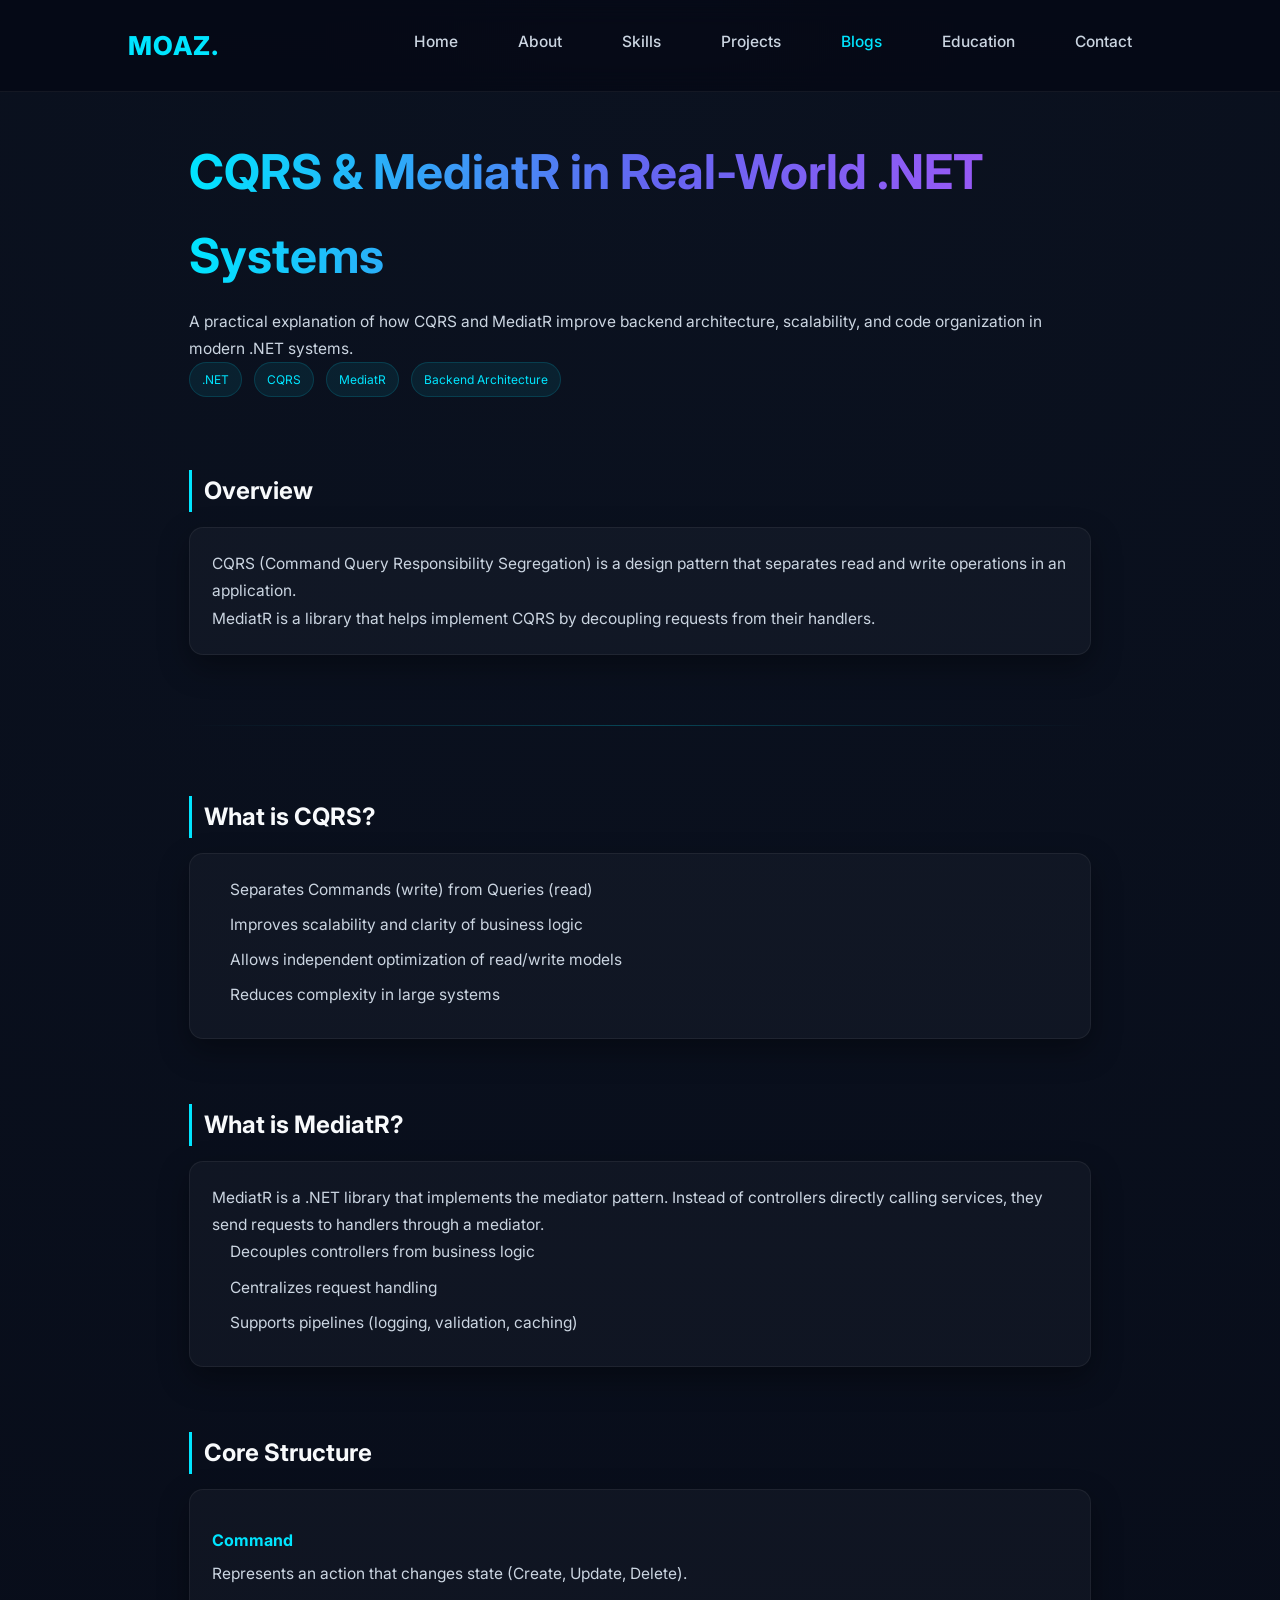
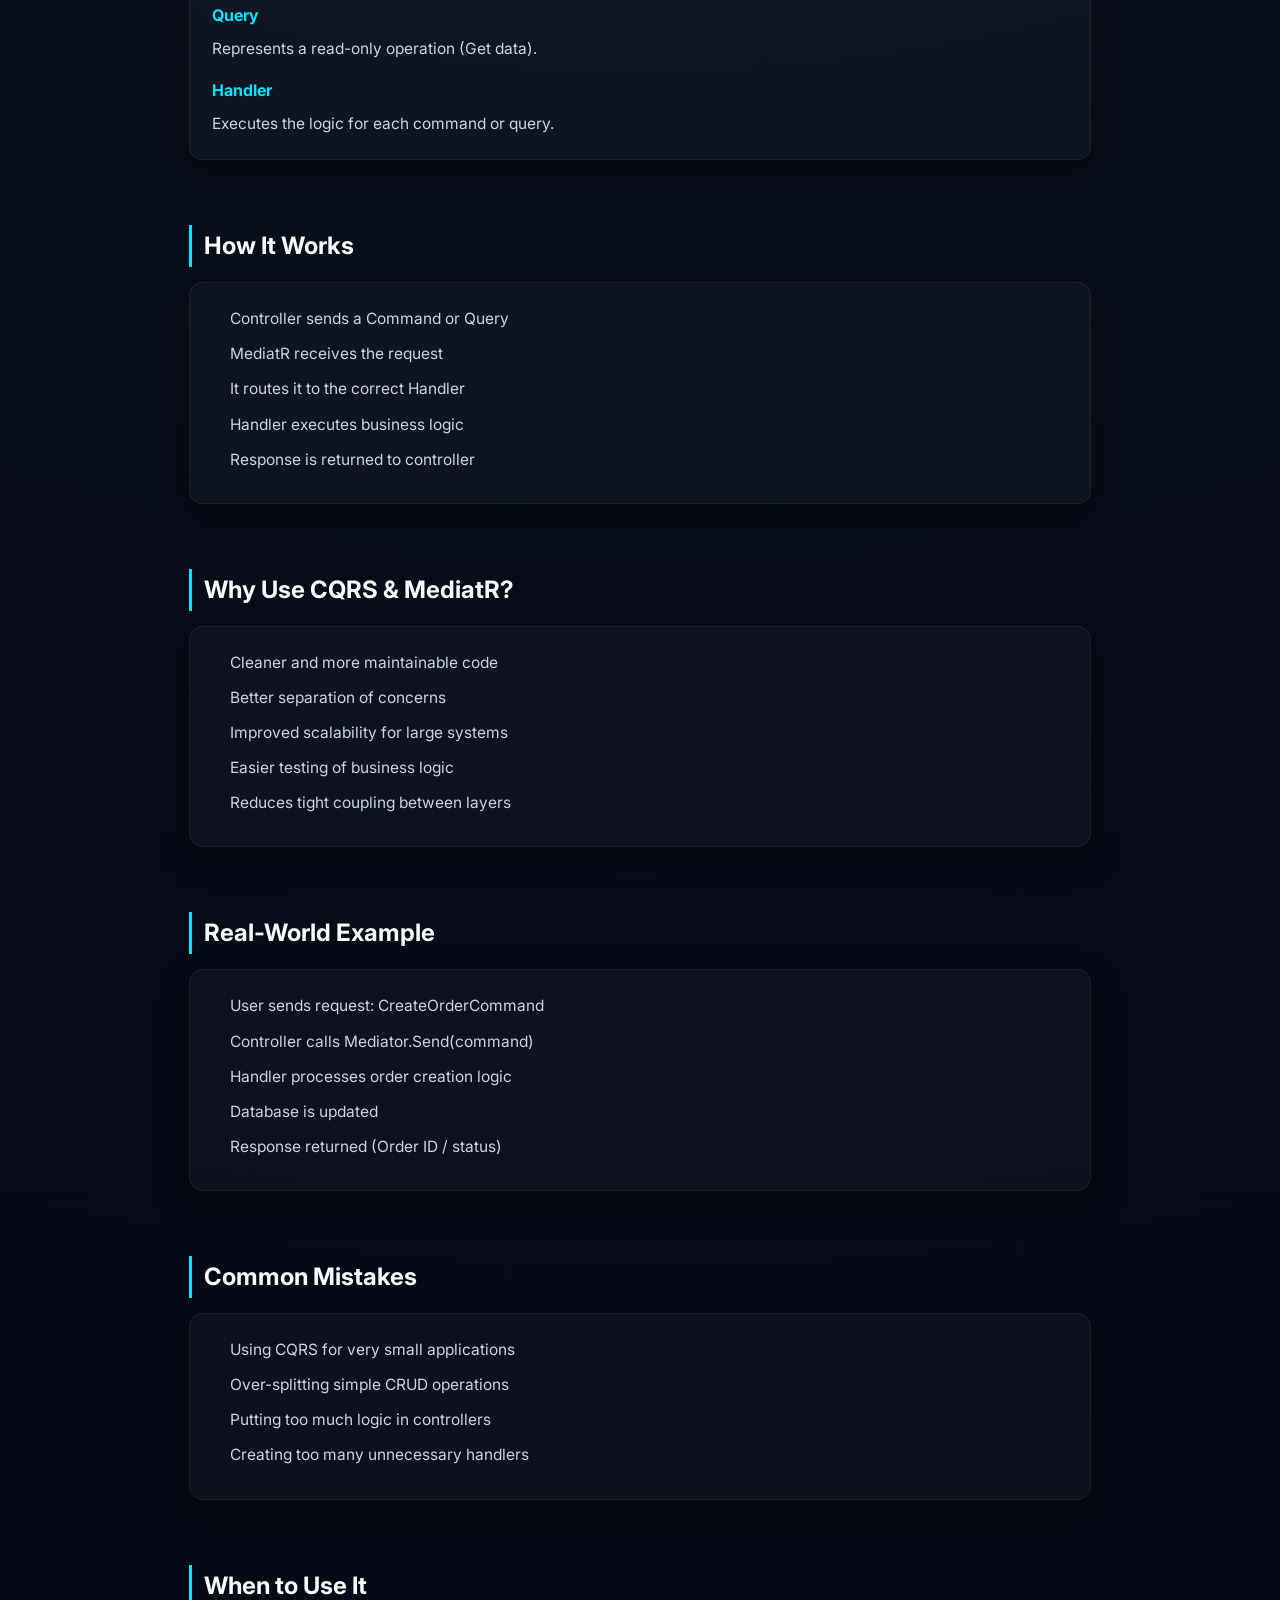
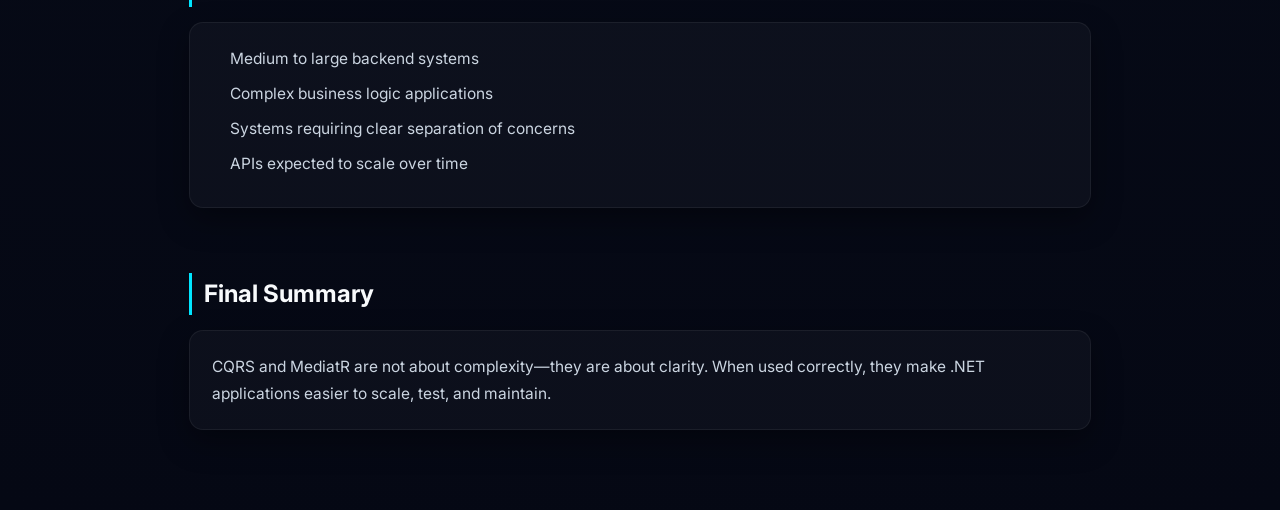
<file: blogs/CQRSBlog.html>
<!doctype html>
<html lang="en">
  <head>
    <meta charset="UTF-8" />
    <title>CQRS & MediatR in Real-World .NET Systems</title>
    <meta name="viewport" content="width=device-width, initial-scale=1.0" />
    <link rel="stylesheet" href="../Style.css" />

    <link
      href="https://fonts.googleapis.com/css2?family=Inter:wght@300;400;500;600;700&display=swap"
      rel="stylesheet"
    />

    <style>
      * {
        margin: 0;
        padding: 0;
        box-sizing: border-box;
      }

      html {
        scroll-behavior: smooth;
      }

      body {
        font-family: "Inter", sans-serif;
        background: radial-gradient(circle at top, #0b1220, #050814);
        color: #e5e7eb;
        line-height: 1.75;
      }

      header {
        position: fixed;
        top: 0;
        left: 0;
        width: 100%;
        padding: 18px 10%;
        display: flex;
        justify-content: space-between;
        align-items: center;
        background: rgba(5, 8, 20, 0.72);
        backdrop-filter: blur(12px);
        border-bottom: 1px solid rgba(255, 255, 255, 0.06);
        z-index: 999;
      }

      .logo a {
        color: #00e5ff;
        text-decoration: none;
        font-weight: 800;
        letter-spacing: 1px;
      }

      .navlist {
        display: flex;
        gap: 20px;
        list-style: none;
      }

      .navlist a {
        color: #cbd5e1;
        text-decoration: none;
        transition: 0.3s;
      }

      .navlist a:hover,
      .navlist a.active {
        color: #00e5ff;
      }

      .container {
        max-width: 950px;
        margin: auto;
        padding: 130px 24px 80px;
      }

      .tag {
        display: inline-block;
        background: rgba(0, 229, 255, 0.08);
        color: #00e5ff;
        padding: 6px 12px;
        border-radius: 999px;
        font-size: 12px;
        margin-right: 8px;
        margin-bottom: 8px;
        border: 1px solid rgba(0, 229, 255, 0.15);
      }

      h1 {
        font-size: 3rem;
        font-weight: 700;
        margin-bottom: 10px;
        background: linear-gradient(90deg, #00e5ff, #6366f1, #a855f7);
        -webkit-background-clip: text;
        -webkit-text-fill-color: transparent;
      }

      h2 {
        margin-top: 65px;
        margin-bottom: 15px;
        font-size: 1.5rem;
        border-left: 3px solid #00e5ff;
        padding-left: 12px;
        color: #f8fafc;
      }

      h3 {
        color: #00e5ff;
        margin-top: 14px;
        margin-bottom: 6px;
        font-size: 1rem;
      }

      p,
      li {
        color: #cbd5e1;
        font-size: 15.5px;
      }

      ul {
        padding-left: 18px;
      }

      li {
        margin-bottom: 8px;
      }

      .box {
        margin-top: 14px;
        padding: 22px;
        border-radius: 14px;
        background: rgba(255, 255, 255, 0.03);
        border: 1px solid rgba(255, 255, 255, 0.06);
        box-shadow: 0 12px 30px rgba(0, 0, 0, 0.35);
      }

      .divider {
        height: 1px;
        margin: 70px 0;
        background: linear-gradient(
          90deg,
          transparent,
          rgba(0, 229, 255, 0.25),
          transparent
        );
      }

      @media (max-width: 768px) {
        h1 {
          font-size: 2.2rem;
        }

        header {
          padding: 14px 5%;
        }
      }
    </style>
  </head>

  <body>
    <div class="container">
      <header>
        <div class="logo">
          <a href="../index.html#home">MOAZ.</a>
        </div>

        <ul class="navlist">
          <li><a href="../index.html#home" style="--i: 1">Home</a></li>
          <li><a href="../index.html#about" style="--i: 1"> About</a></li>
          <li><a href="../index.html#skills" style="--i: 1">Skills</a></li>

          <li><a href="../index.html#projects " style="--i: 1">Projects</a></li>
          <li>
            <a href="../index.html#blogs" style="--i: 1" class="active"
              >Blogs</a
            >
          </li>

          <li>
            <a href="../index.html#education " style="--i: 1">Education</a>
          </li>
          <li><a href="../index.html#contact" style="--i: 1"> Contact</a></li>
        </ul>
      </header>

      <h1>CQRS & MediatR in Real-World .NET Systems</h1>

      <p>
        A practical explanation of how CQRS and MediatR improve backend
        architecture, scalability, and code organization in modern .NET systems.
      </p>

      <span class="tag">.NET</span>
      <span class="tag">CQRS</span>
      <span class="tag">MediatR</span>
      <span class="tag">Backend Architecture</span>

      <h2>Overview</h2>
      <div class="box">
        <p>
          CQRS (Command Query Responsibility Segregation) is a design pattern
          that separates read and write operations in an application.
        </p>
        <p>
          MediatR is a library that helps implement CQRS by decoupling requests
          from their handlers.
        </p>
      </div>

      <div class="divider"></div>

      <h2>What is CQRS?</h2>
      <div class="box">
        <ul>
          <li>Separates Commands (write) from Queries (read)</li>
          <li>Improves scalability and clarity of business logic</li>
          <li>Allows independent optimization of read/write models</li>
          <li>Reduces complexity in large systems</li>
        </ul>
      </div>

      <h2>What is MediatR?</h2>
      <div class="box">
        <p>
          MediatR is a .NET library that implements the mediator pattern.
          Instead of controllers directly calling services, they send requests
          to handlers through a mediator.
        </p>

        <ul>
          <li>Decouples controllers from business logic</li>
          <li>Centralizes request handling</li>
          <li>Supports pipelines (logging, validation, caching)</li>
        </ul>
      </div>

      <h2>Core Structure</h2>
      <div class="box">
        <h3>Command</h3>
        <p>Represents an action that changes state (Create, Update, Delete).</p>

        <h3>Query</h3>
        <p>Represents a read-only operation (Get data).</p>

        <h3>Handler</h3>
        <p>Executes the logic for each command or query.</p>
      </div>

      <h2>How It Works</h2>
      <div class="box">
        <ul>
          <li>Controller sends a Command or Query</li>
          <li>MediatR receives the request</li>
          <li>It routes it to the correct Handler</li>
          <li>Handler executes business logic</li>
          <li>Response is returned to controller</li>
        </ul>
      </div>

      <h2>Why Use CQRS & MediatR?</h2>
      <div class="box">
        <ul>
          <li>Cleaner and more maintainable code</li>
          <li>Better separation of concerns</li>
          <li>Improved scalability for large systems</li>
          <li>Easier testing of business logic</li>
          <li>Reduces tight coupling between layers</li>
        </ul>
      </div>

      <h2>Real-World Example</h2>
      <div class="box">
        <ul>
          <li>User sends request: CreateOrderCommand</li>
          <li>Controller calls Mediator.Send(command)</li>
          <li>Handler processes order creation logic</li>
          <li>Database is updated</li>
          <li>Response returned (Order ID / status)</li>
        </ul>
      </div>

      <h2>Common Mistakes</h2>
      <div class="box">
        <ul>
          <li>Using CQRS for very small applications</li>
          <li>Over-splitting simple CRUD operations</li>
          <li>Putting too much logic in controllers</li>
          <li>Creating too many unnecessary handlers</li>
        </ul>
      </div>

      <h2>When to Use It</h2>
      <div class="box">
        <ul>
          <li>Medium to large backend systems</li>
          <li>Complex business logic applications</li>
          <li>Systems requiring clear separation of concerns</li>
          <li>APIs expected to scale over time</li>
        </ul>
      </div>

      <h2>Final Summary</h2>
      <div class="box">
        <p>
          CQRS and MediatR are not about complexity—they are about clarity. When
          used correctly, they make .NET applications easier to scale, test, and
          maintain.
        </p>
      </div>
    </div>
  </body>
</html>
</file>
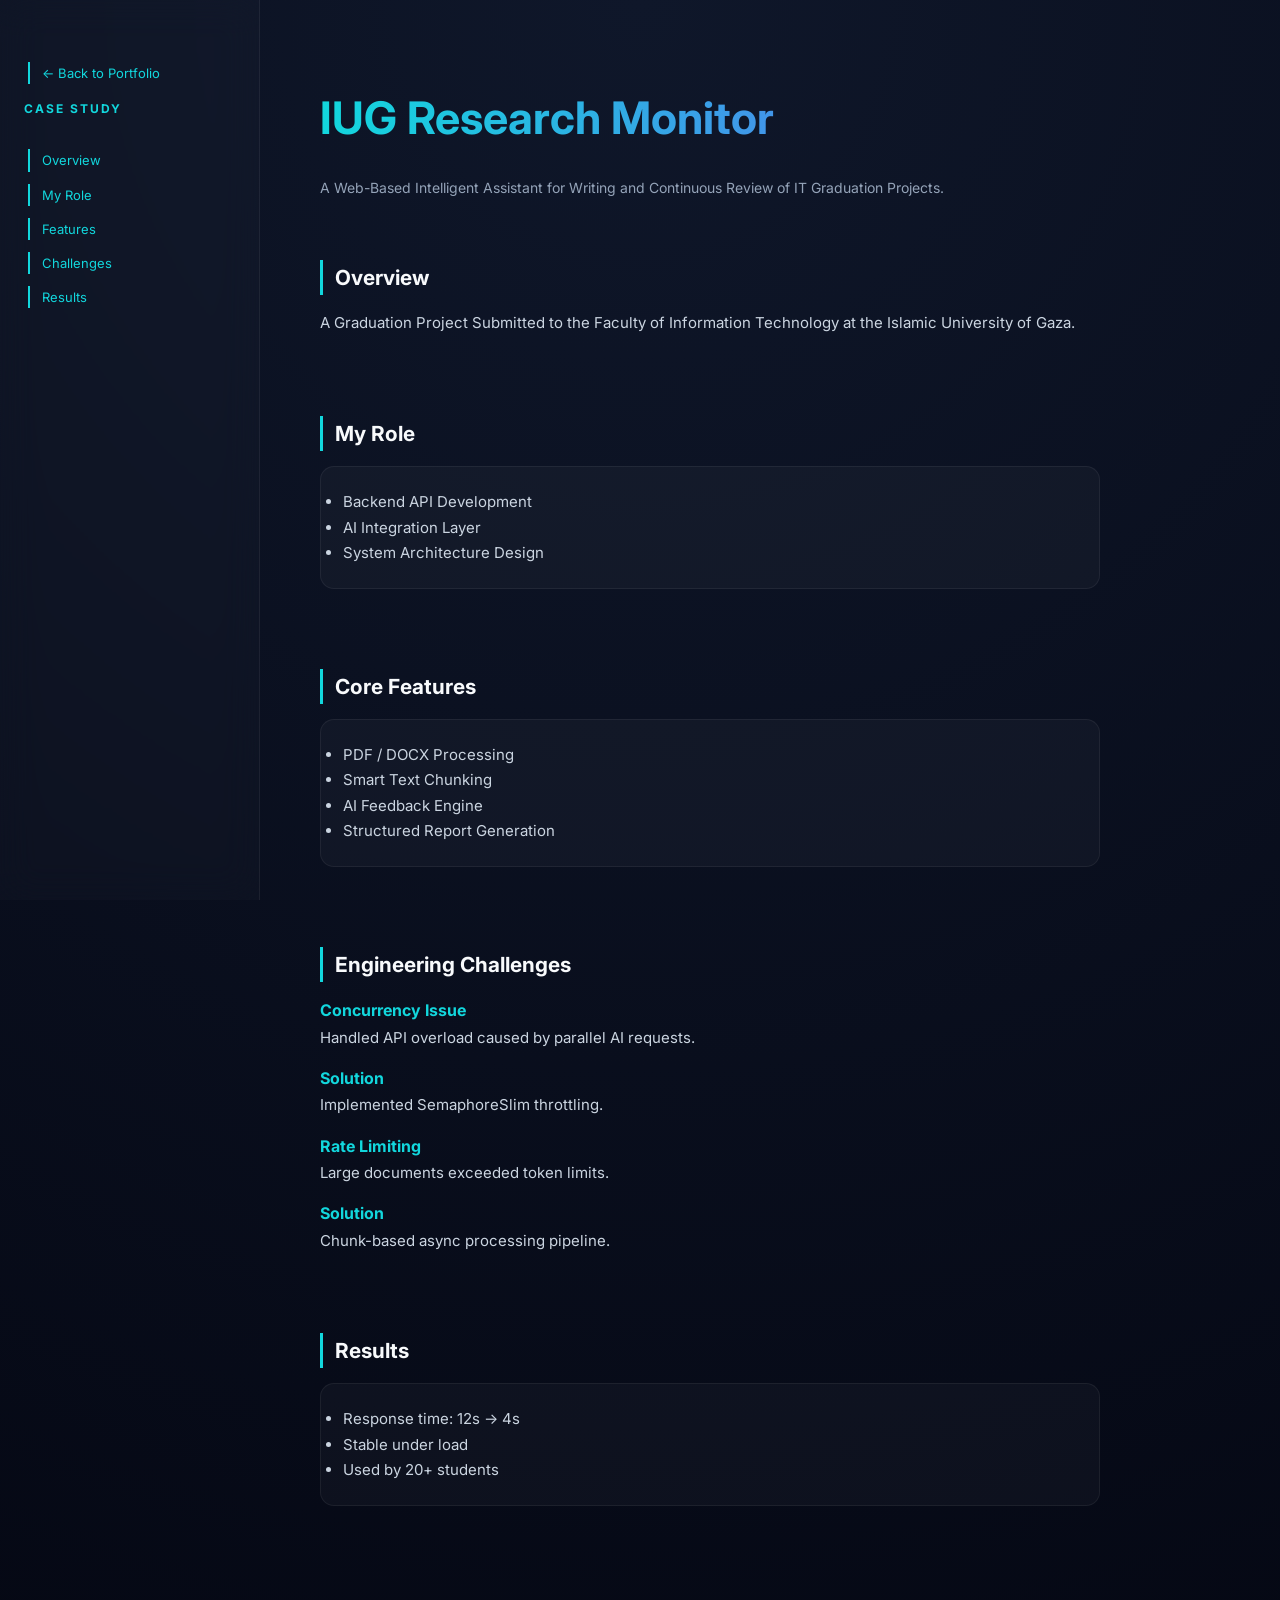
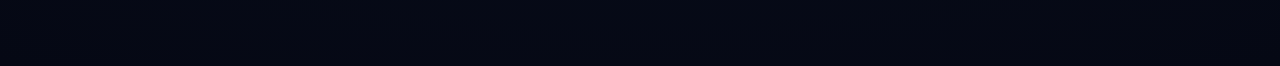
<file: blogs/IUGMonitorBlog.html>
<!doctype html>
<html lang="en">
  <head>
    <meta charset="UTF-8" />
    <title>Case Study | AI Assistant</title>
    <meta name="viewport" content="width=device-width, initial-scale=1.0" />

    <link
      href="https://fonts.googleapis.com/css2?family=Inter:wght@300;400;600;700&display=swap"
      rel="stylesheet"
    />

    <style>
      * {
        margin: 0;
        padding: 0;
        box-sizing: border-box;
      }

      body {
        font-family: "Inter", sans-serif;
        background: radial-gradient(circle at top, #0f172a, #050814);
        color: #f8fafc;
        line-height: 1.7;
      }

      html {
        scroll-behavior: smooth;
      }

      /* Progress */
      #progress {
        position: fixed;
        top: 0;
        left: 0;
        height: 3px;
        width: 0%;
        background: linear-gradient(90deg, #12d7dd, #6366f1);
        z-index: 9999;
      }

      /* Layout (same Clean Arch) */
      .wrapper {
        display: flex;
      }

      /* Sidebar (unified style) */
      .sidebar {
        position: sticky;
        top: 0;
        height: 100vh;
        width: 260px;
        padding: 50px 24px;

        background: rgba(255, 255, 255, 0.02);
        backdrop-filter: blur(18px);

        border-right: 1px solid rgba(255, 255, 255, 0.06);
      }

      .sidebar h3 {
        color: #12d7dd;
        font-size: 12px;
        letter-spacing: 2px;
        margin-bottom: 30px;
      }

      .sidebar a {
        display: block;
        text-decoration: none;
        color: #94a3b8;
        font-size: 13px;
        margin: 12px 0;
        padding-left: 12px;
        border-left: 2px solid rgba(255, 255, 255, 0.1);
        transition: 0.3s;
      }

      .sidebar a:hover,
      .sidebar a.active {
        color: #12d7dd;
        border-left: 2px solid #12d7dd;
        transform: translateX(4px);
      }

      /* Content (same structure) */
      .content {
        flex: 1;
        padding: 80px 60px;
        max-width: 900px;
      }

      /* Title */
      h1 {
        font-size: 2.8rem;
        margin-bottom: 20px;
        background: linear-gradient(90deg, #12d7dd, #6366f1);
        -webkit-background-clip: text;
        -webkit-text-fill-color: transparent;
      }

      .meta {
        color: #94a3b8;
        margin-bottom: 60px;
        font-size: 14px;
      }

      /* Sections */
      section {
        margin-bottom: 80px;
        opacity: 0;
        transform: translateY(25px);
        transition: 0.8s ease;
      }

      section.show {
        opacity: 1;
        transform: translateY(0);
      }

      h2 {
        font-size: 1.3rem;
        margin-bottom: 15px;
        padding-left: 12px;
        border-left: 3px solid #12d7dd;
      }

      h3 {
        color: #12d7dd;
        margin-top: 15px;
        font-size: 1rem;
      }

      p,
      li {
        color: #cbd5e1;
        font-size: 15px;
      }

      /* Box */
      .box {
        background: rgba(255, 255, 255, 0.03);
        padding: 22px;
        border-radius: 14px;
        border: 1px solid rgba(255, 255, 255, 0.06);
      }

      /* Mobile */
      @media (max-width: 900px) {
        .sidebar {
          display: none;
        }

        .content {
          padding: 40px 20px;
        }
      }
    </style>
  </head>

  <body>
    <div id="progress"></div>

    <div class="wrapper">
      <!-- Sidebar (same system) -->
      <div class="sidebar">
        <a class="back" href="/index.html">← Back to Portfolio</a>

        <h3>CASE STUDY</h3>

        <a href="#overview">Overview</a>
        <a href="#role">My Role</a>
        <a href="#features">Features</a>
        <a href="#challenges">Challenges</a>
        <a href="#results">Results</a>
      </div>

      <!-- Content -->
      <div class="content">
        <h1>IUG Research Monitor</h1>

        <p class="meta">
          A Web-Based Intelligent Assistant for Writing and Continuous Review of
          IT Graduation Projects.
        </p>

        <!-- Overview -->
        <section id="overview">
          <h2>Overview</h2>
          <p>
            A Graduation Project Submitted to the Faculty of Information
            Technology at the Islamic University of Gaza.
          </p>
        </section>

        <!-- Role -->
        <section id="role">
          <h2>My Role</h2>
          <div class="box">
            <ul>
              <li>Backend API Development</li>
              <li>AI Integration Layer</li>
              <li>System Architecture Design</li>
            </ul>
          </div>
        </section>

        <!-- Features -->
        <section id="features">
          <h2>Core Features</h2>
          <div class="box">
            <ul>
              <li>PDF / DOCX Processing</li>
              <li>Smart Text Chunking</li>
              <li>AI Feedback Engine</li>
              <li>Structured Report Generation</li>
            </ul>
          </div>
        </section>

        <!-- Challenges -->
        <section id="challenges">
          <h2>Engineering Challenges</h2>

          <h3>Concurrency Issue</h3>
          <p>Handled API overload caused by parallel AI requests.</p>

          <h3>Solution</h3>
          <p>Implemented SemaphoreSlim throttling.</p>

          <h3>Rate Limiting</h3>
          <p>Large documents exceeded token limits.</p>

          <h3>Solution</h3>
          <p>Chunk-based async processing pipeline.</p>
        </section>

        <!-- Results -->
        <section id="results">
          <h2>Results</h2>
          <div class="box">
            <ul>
              <li>Response time: 12s → 4s</li>
              <li>Stable under load</li>
              <li>Used by 20+ students</li>
            </ul>
          </div>
        </section>
      </div>
    </div>

    <script>
      // progress
      window.addEventListener("scroll", () => {
        const winScroll = document.documentElement.scrollTop;
        const height =
          document.documentElement.scrollHeight -
          document.documentElement.clientHeight;

        document.getElementById("progress").style.width =
          (winScroll / height) * 100 + "%";
      });

      // reveal
      const sections = document.querySelectorAll("section");

      const observer = new IntersectionObserver(
        (entries) => {
          entries.forEach((entry) => {
            if (entry.isIntersecting) {
              entry.target.classList.add("show");
            }
          });
        },
        { threshold: 0.15 },
      );

      sections.forEach((sec) => observer.observe(sec));

      // active sidebar
      const links = document.querySelectorAll(".sidebar a");

      window.addEventListener("scroll", () => {
        let current = "";

        sections.forEach((sec) => {
          if (pageYOffset >= sec.offsetTop - 150) {
            current = sec.id;
          }
        });

        links.forEach((link) => {
          link.classList.remove("active");
          if (link.getAttribute("href").includes(current)) {
            link.classList.add("active");
          }
        });
      });
    </script>
  </body>
</html>
</file>
<file: Style.css>
@import url("https://fonts.googleapis.com/css2?family=Poppins:wght@100;200;300;400;500;600;700;800;900&display=swap");

* {
  padding: 0;
  margin: 0;
  box-sizing: border-box;
  list-style: none;
  scroll-behavior: smooth;
  text-decoration: none;
}

:root {
  --text-color: #f5f5f5;
  --hover-color: #12d7dd;
  --bg-color: #250821;
  --secon-bg-color: #292e33;
  --big-font: 2.5rem;
  --normal-font: 2rem;
  --neon-box-shadow: 0 0 0.5rem #12f7ff;
  --h2-font: 3rem;
  --font-neon-text-shadow:
    0 0 10px rgba(18, 247, 255, 0.3), 0 0 20px rgba(18, 247, 255, 0.3),
    0 0 30px rgba(18, 247, 255, 0.3), 0 0 40px rgba(18, 247, 255, 0.3),
    0 0 70px rgba(18, 247, 255, 0.3), 0 0 80px rgba(18, 247, 255, 0.3),
    0 0 100px rgba(18, 247, 255, 0.3), 0 0 150px rgba(18, 247, 255, 0.3);
}

::-webkit-scrollbar {
  height: 0;
  width: 0.5rem;
}

::-webkit-scrollbar-track {
  background: var(--secon-bg-color);
}

::-webkit-scrollbar-thumb {
  background: var(--hover-color);
  border-radius: 5rem;
}

body {
  font-family: "Poppins", sans-serif;
  background-color: var(--bg-color);
  color: var(--text-color);
}
/* -------------------------------------Start Header --------------------------*/

header {
  position: fixed;
  top: 0;
  left: 0;
  z-index: 1000;
  border-bottom: 1px solid transparent;
  display: flex;
  align-items: center;
  justify-content: space-between;
  width: 100%;
  padding: 20px 10%;
}

header.sticky {
  background: var(--bg-color);
  border-bottom: 1px solid var(--secon-bg-color);
  padding: 12px 10%;
}

.logo {
  font-size: 26px;
  font-weight: 700;
  letter-spacing: 1px;
}

.logo a {
  color: var(--hover-color);
}

span {
  color: var(--hover-color);
}

.navlist {
  display: flex;
}

.navlist a {
  display: inline-block;
  color: var(--text-color);
  font-weight: 500;
  padding: 10px 20px;
  animation: slideAnimation 1s ease forwards;
  animation-delay: calc(0.3s * var(--i));
  opacity: 0;
}

.navlist a:hover {
  color: var(--hover-color);
  text-shadow:
    0 0 10px rgba(18, 247, 255, 0.6),
    0 0 20px rgba(18, 247, 255, 0.6),
    0 0 30px rgba(18, 247, 255, 0.6),
    0 0 40px rgba(18, 247, 255, 0.6),
    0 0 70px rgba(18, 247, 255, 0.6),
    0 0 80px rgba(18, 247, 255, 0.6),
    0 0 100px rgba(18, 247, 255, 0.6),
    0 0 150px rgba(18, 247, 255, 0.6);
}

.navlist a.active {
  color: var(--hover-color);
}

#menu-icon {
  font-size: 1.8rem;
  z-index: 10001;
  cursor: pointer;
  margin-left: 25px;
  background: var(--hover-color);
  border-radius: 3px;
  color: var(--secon-bg-color);
  display: none;
}

/* //////////////1 */
section {
  padding: 100px 10%;
}

.home {
  min-height: 100vh;
  height: 100%;
  width: 100%;
  display: grid;
  grid-template-columns: repeat(2, 1fr);
  align-items: center;
  grid-gap: 4em;
}

.home-content {
  max-width: 600px;
}

.home-content h1 {
  font-size: var(--big-font);
  font-weight: 700;
}

.change-text {
  font-size: 1.5rem;
  font-weight: 600;
}

.change-text h3 {
  display: inline-flex;
  margin: 0;
  vertical-align: top;
}

.change-text h3 .word {
  position: absolute;
  display: flex;
  opacity: 0;
}

.change-text h3 .word .letter {
  transform-origin: center center 25px;
}

.change-text h3 .word .letter.out {
  transform: rotateX(90deg);
  transition: 0.32s cubic-bezier(0.6, 0, 0.7, 0.2);
}

.change-text h3 .word .letter.in {
  transition: 0.38s ease;
}

.change-text h3 .word .letter.behind {
  transform: rotateX(-90deg);
}

.btn-box {
  display: flex;
  justify-content: space-between;
  width: 320px;
  height: 45px;
}

.btn-box .btn {
  display: inline-flex;
  justify-content: center;
  align-items: center;
  width: 150px;
  height: 100%;
  background: var(--hover-color);
  color: var(--bg-color);
  font-size: 1rem;
  letter-spacing: 1px;
  font-weight: 600;
  transition: 0.6s;
  box-shadow: var(--neon-box-shadow);
  border-radius: 5px;
  position: relative;
  overflow: hidden;
  overflow: hidden;
  z-index: 1;
  border: 2px solid var(--hover-color);
}

.btn:hover {
  color: var(--hover-color);
}

.btn::before {
  content: "";
  position: absolute;
  top: 0;
  left: 0;
  background: var(--bg-color);
  width: 0;
  height: 100%;
  z-index: -1;
  transition: 0.4s;
}

.btn:hover::before {
  width: 100%;
}

.btn:nth-child(2) {
  background: var(--bg-color);
  color: var(--hover-color);
}

.btn:nth-child(2):hover {
  color: var(--bg-color);
}

.btn:nth-child(2)::before {
  background: var(--hover-color);
}

.social-icon {
  margin-top: 4rem;
  display: flex;
  justify-content: space-between;
  width: 220px;
  height: 40px;
}

.social-icon a {
  display: inline-flex;
  width: 50px;
  height: 100%;
  justify-content: center;
  align-items: center;
  background: var(--bg-color);
  color: var(--hover-color);
  border: 2px solid var(--hover-color);
  transition: 6s;
  box-shadow: 0 0 0.3rem #12f7ff;
  border-radius: 5px;
  position: relative;
  z-index: 1;
  overflow: hidden;
}

.social-icon a i {
  font-size: 1.5rem;
}

.social-icon a:hover {
  color: var(--bg-color);
}

.social-icon a::before {
  content: "";
  position: absolute;
  left: 0;
  top: 0;
  width: 0;
  height: 100px;
  background: var(--hover-color);
  transition: 0.6s;
  z-index: -1;
}

.social-icon a:hover::before {
  width: 100px;
}

.home-image {
  position: relative;
}

.img-about {
  flex: 1;
  display: flex;
  justify-content: center;
  align-items: center;
}

.about-img {
  width: 450px;
  height: 450px;
  border-radius: 50%;
  object-fit: cover;
  box-shadow: 0 0 15px rgba(0, 0, 0, 0.4);
}

.liquid-shape {
  position: absolute;
  top: -20px;
  left: 0;
  width: 100%;
  height: 100%;
  z-index: -1;
}

.liquid-shape:nth-child(2) {
  filter: blur(50px);
}

/*About Section Css ---------------------------------------------------------  */
.about-content {
  width: 100%;
  text-align: center;
  margin-bottom: 2rem;
  color: var(--hover-color);
}

.about {
  display: flex;
  justify-content: center;
  align-items: center;
  grid-gap: 2em;
  background: var(--secon-bg-color);
}

.img-box img {
  width: 400px;
  height: auto;
  object-fit: cover;
  border-radius: 8px;
}

.about-content span {
  color: #fdfdfd;
  font-size: 0.8rem;
  font-weight: 200;
  letter-spacing: 2px;
  text-transform: uppercase;
}

.about-content h2 {
  color: var(--hover-color);
  font-weight: 700;
  font-size: var(--normal-font);
}

.about-content h3 {
  font-weight: 600;
  font-size: 1.5rem;
  margin-bottom: 0.2rem;
}

.about-content p {
  color: #fdfdfd;
  font-weight: 600;
  margin-bottom: 2rem;
}

.about {
  display: flex;
  justify-content: center;
  align-items: center;
  grid-gap: 3em;
  background: var(--secon-bg-color);
  padding: 60px 10%;
  flex-wrap: wrap;
}

.about-content {
  flex: 2;
  text-align: left;
  color: var(--hover-color);
}

.about-content p {
  color: #fdfdfd;
  font-weight: 500;
  margin-bottom: 1.5rem;
  margin-top: 20px;
  line-height: 1.7;
}

@media (max-width: 768px) {
  .video-box iframe {
    width: 100%;
    height: 220px;
  }
}
/*Skills Section Css ---------------------------------------------------------  */

.skills {
  text-align: center;
  padding: 80px 10%;
  background: linear-gradient(135deg, #0a0a0a, #111);
}

.section-title {
  font-size: 2rem;
  font-weight: 700;
  color: var(--hover-color);
  margin-bottom: 30px;
  position: relative;
}

.skills-container {
  display: flex;
  flex-wrap: wrap;
  justify-content: center;
  gap: 2rem;
}

.skill-card {
  background: rgba(255, 255, 255, 0.02);
  border: 1px solid rgba(18, 247, 255, 0.3);
  border-radius: 12px;
  padding: 25px 30px;
  width: 480px;
  max-width: 90%;
  box-shadow: 0 0 15px rgba(18, 247, 255, 0.15);
  transition: 0.3s ease;
}

.skill-card:hover {
  box-shadow: 0 0 25px rgba(18, 247, 255, 0.35);
  transform: translateY(-5px);
}

.card-header {
  display: flex;
  align-items: center;
  gap: 10px;
  margin-bottom: 15px;
  font-size: 1.3rem;
  color: var(--hover-color);
}

.card-header i {
  font-size: 1.8rem;
}

.card-tags {
  display: flex;
  flex-wrap: wrap;
  gap: 10px;
  justify-content: center;
}

.card-tags span {
  background: rgba(18, 247, 255, 0.1);
  color: var(--hover-color);
  border: 1px solid var(--hover-color);
  padding: 6px 14px;
  border-radius: 6px;
  font-size: 0.95rem;
  font-weight: 500;
  transition: 0.3s ease;
}

.card-tags span:hover {
  background: var(--hover-color);
  color: var(--bg-color);
}

/* Header each Section */
.main-text {
  width: 100%;
  text-align: center;
  margin-bottom: 2rem;
  color: var(--hover-color);
}

.main-text span {
  color: #fdfdfd;
  font-size: 0.8rem;
  font-weight: 200;
  letter-spacing: 2px;
  text-transform: uppercase;
}

.main-text h2 {
  color: var(--hover-color);
  font-weight: 700;
  font-size: var(--normal-font);
}

/* -------------------------------------------------------Project Section ------------------------------- */
.project-box {
  display: block;
  animation: fadeIn 0.5s ease forwards;
}

.filter-buttons {
  display: flex;
  justify-content: center;
  gap: 1rem;
  margin-bottom: 3rem;
  flex-wrap: wrap;
}

.filter-buttons .btn {
  padding: 10px 25px;
  background: var(--secon-bg-color);
  color: var(--text-color);
  border: 1px solid transparent;
  border-radius: 8px;
  cursor: pointer;
  transition: all 0.3s ease;
}

.filter-buttons .btn.active,
.filter-buttons .btn:hover {
  background: transparent;
  color: var(--hover-color);
  border-color: var(--hover-color);
  box-shadow: var(--neon-box-shadow);
}

@media (max-width: 1024px) {
  .project-container {
    grid-template-columns: repeat(2, 1fr);
  }
}

@media (max-width: 768px) {
  .project-container {
    grid-template-columns: 1fr;
  }
}

/* ================= Final Projects Style ================= */

.project-container {
  display: grid;
  grid-template-columns: repeat(auto-fit, minmax(380px, 1fr));
  gap: 2rem;
}

.project-box {
  background: rgba(41, 46, 51, 0.75);
  backdrop-filter: blur(10px);
  border-radius: 22px;
  overflow: hidden;
  border: 1px solid rgba(18, 247, 255, 0.08);
  transition: 0.4s;
  display: flex;
  flex-direction: column;
  height: 100%;
  min-height: 500px;
}

.project-box:hover {
  transform: translateY(-12px);
  border-color: var(--hover-color);
  box-shadow: 0 0 25px rgba(18, 247, 255, 0.35);
}

.project-img {
  height: 240px;
  overflow: hidden;
}

.project-img img {
  width: 100%;
  height: 100%;
  object-fit: cover;
  transition: 0.5s;
}

.project-box:hover img {
  transform: scale(1.08);
}

.project-content {
  padding: 1.6rem;
  display: flex;
  flex-direction: column;
  flex: 1;
}

.project-content h3 {
  font-size: 1.5rem;
  color: var(--hover-color);
  margin-bottom: 1rem;
}

.project-content p {
  color: #cfcfcf;
  line-height: 1.7;
  font-size: 0.95rem;
  margin-bottom: 1.2rem;
  min-height: 70px;
}

.tags {
  display: flex;
  flex-wrap: wrap;
  gap: 8px;
  margin-bottom: 1.4rem;
}

.tag {
  background: #323946;
  padding: 6px 12px;
  border-radius: 50px;
  font-size: 0.8rem;
}

.project-links {
  margin-top: auto;
  display: flex;
  gap: 1rem;
}

.link-btn {
  padding: 10px 18px;
  border-radius: 8px;
  text-decoration: none;
  font-size: 0.9rem;
  transition: 0.3s;
}

.link-btn.live {
  background: var(--hover-color);
  color: var(--bg-color);
  font-weight: 600;
}

.link-btn.live:hover {
  transform: translateY(-3px);
}

.link-btn.source {
  border: 1px solid white;
  color: white;
}

.link-btn.source:hover {
  background: var(--hover-color);
  color: var(--bg-color);
}

/* Modal */

.project-modal {
  position: fixed;
  top: 0;
  left: 0;
  width: 100%;
  height: 100%;
  background: rgba(0, 0, 0, 0.82);
  display: none;
  justify-content: center;
  align-items: center;
  z-index: 999;
  padding: 20px;
}

.project-modal.active {
  display: flex;
}

.modal-content {
  background: #1c1f26;
  width: 90%;
  max-width: 900px;
  padding: 30px;
  border-radius: 20px;
  position: relative;
  animation: fadeIn 0.4s ease;
}

.close-modal {
  position: absolute;
  top: 15px;
  right: 20px;
  font-size: 32px;
  cursor: pointer;
  color: white;
}

.modal-content h2 {
  color: var(--hover-color);
  margin-bottom: 15px;
}

.modal-content p {
  color: #ccc;
  margin-bottom: 20px;
  line-height: 1.7;
}

@media (max-width: 768px) {
  .project-box {
    min-height: auto;
  }

  .modal-content {
    padding: 20px;
  }

  #modalVideo {
    height: 250px;
  }
}

#modalItems {
  color: #ccc;
  line-height: 2;
  padding-left: 20px;
  margin-top: 10px;
}

/* End Project */

.center-btn {
  text-align: center;
  margin-top: 40px;
}

.main-btn {
  display: inline-flex;
  align-items: center;
  gap: 8px;
  background: var(--hover-color);
  color: #fff;
  padding: 12px 28px;
  border-radius: 10px;
  font-weight: 600;
  font-size: 1rem;
  text-decoration: none;
  box-shadow: 0 0 12px rgba(18, 247, 255, 0.3);
  transition: all 0.3s ease-in-out;
}

.main-btn i {
  font-size: 1.2rem;
}

.main-btn:hover {
  background: #0df1ff;
  color: #000;
  transform: translateY(-3px) scale(1.03);
}

/* Contact section css *----------------? */
.contact {
  padding: 80px 10%;
  background: linear-gradient(135deg, #101820, #0b0f24);
  text-align: center;
}

.contact .main-text span {
  font-size: 1rem;
  color: var(--hover-color);
  display: block;
  margin-bottom: 10px;
}

.contact h2 {
  font-size: 2rem;
  margin-bottom: 10px;
  font-weight: 700;
  color: #fff;
}

.contact-intro {
  font-size: 1rem;
  color: #ccc;
  max-width: 600px;
  margin: 0 auto 30px auto;
  line-height: 1.6;
}

.contact-info {
  display: flex;
  flex-direction: column;
  gap: 20px;
  align-items: center;
}

.contact-item {
  display: flex;
  align-items: center;
  gap: 12px;
  font-size: 1rem;
  color: #fff;
  transition: transform 0.3s ease;
}

.contact-item i {
  font-size: 1.5rem;
  color: var(--hover-color);
}

.contact-item a {
  color: #fff;
  text-decoration: none;
  transition: color 0.3s ease;
}

.contact-item a:hover {
  color: var(--hover-color);
}

.contact-item:hover {
  transform: scale(1.05);
}

/*-------------------------- footer css ----------------------------*/
.footer {
  background: linear-gradient(135deg, #0b0f24, #04293a);
  padding: 25px 20%;
  color: #fff;
  font-family: "Poppins", sans-serif;
}

.footer-container {
  display: flex;
  flex-wrap: wrap;
  justify-content: space-between;
  align-items: flex-start;
  gap: 15px;
  margin-bottom: 15px;
}

.footer-profile {
  display: flex;
  gap: 12px;
  max-width: 280px;
}

.footer-profile-text h3 {
  font-size: 1.2rem;
  font-weight: 700;
}

.footer-profile-text h3 span {
  color: var(--hover-color);
}

.footer-profile-text p {
  font-size: 0.88rem;
  line-height: 1.4;
  color: #ddd;
}

.footer-nav h4,
.footer-connect h4 {
  font-size: 1rem;
  margin-bottom: 8px;
  font-weight: 600;
}

.footer-nav .nav-columns {
  display: flex;
  gap: 15px;
}

.footer-nav ul {
  list-style: none;
  padding: 0;
}

.footer-nav ul li {
  margin-bottom: 5px;
}

.footer-nav ul li a {
  color: #ccc;
  text-decoration: none;
  transition: color 0.3s ease;
}

.footer-nav ul li a:hover {
  color: var(--hover-color);
}

.social-icons a {
  font-size: 1.3rem;
  margin-right: 8px;
  color: #ccc;
  transition: all 0.3s ease;
}

.social-icons a:hover {
  color: var(--hover-color);
  transform: scale(1.2);
}

.footer-bottom {
  border-top: 1px solid rgba(255, 255, 255, 0.2);
  padding-top: 8px;
  display: flex;
  justify-content: space-between;
  align-items: center;
  font-size: 0.75rem;
  color: #aaa;
}

.footer-links a {
  color: #aaa;
  text-decoration: none;
  margin: 0 5px;
  transition: color 0.3s ease;
}

.footer-links a:hover {
  color: var(--hover-color);
}

/*---porallax---------------------*/
.scroll-scale {
  opacity: 0;
  transform: scale(0.9);
  transition: all 2s;
}

.scroll-bottom {
  opacity: 0;
  transform: translateY(300px);
  transition: 3s;
}

.scroll-bottom {
  opacity: 0;
  transform: translateY(-300px);
  transition: 3s;
}

.show-items {
  opacity: 1;
  transform: translateX(0);
}

/*---------------------------------*/

@keyframes morph {
  0%,
  100% {
    border-radius: 40% 60% 70% 30% / 40% 40% 60% 50%;
  }

  30% {
    border-radius: 70% 30% 50% 50% / 30% 30% 70% 70%;
  }

  60% {
    border-radius: 100% 60% 60% 100% / 100% 100% 60% 60%;
  }

  80% {
    border-radius: 69% 31% 66% 34% / 21% 30% 70% 79%;
  }
}

@keyframes sql {
  0% {
    width: 0%;
  }

  100% {
    width: 72%;
  }
}

@keyframes python {
  0% {
    width: 0%;
  }

  100% {
    width: 90%;
  }
}

@keyframes datavisualization {
  0% {
    width: 0%;
  }

  100% {
    width: 80%;
  }
}

@keyframes statisticalanalysis {
  0% {
    width: 0%;
  }

  100% {
    width: 62%;
  }
}

@keyframes glow {
  0% {
    background: var(--bg-color);
    box-shadow: none;
  }

  100% {
    background: var(--hover-color);
    box-shadow: var(--neon-box-shadow);
  }
}

@keyframes slideAnimation {
  0% {
    opacity: 0;
    transform: translateY(100px);
  }

  100% {
    opacity: 1;
    transform: translateY(0);
  }
}

/* Break Points */
@media (max-width: 991px) {
  header,
  header.sticky {
    padding: 15px 5%;
  }

  footer {
    padding: 15px 5%;
  }

  section {
    padding: 50px 5%;
  }

  .navlist a {
    padding: 8px 15px;
  }

  :root {
    --big-font: 2.2rem;
    --normal-font: 1.8rem;
    --neon-box-shadow: 0 0 0.8rem #12f7ff;
    --h2-font: 3rem;
  }

  .home-content {
    margin-top: 5rem;
  }

  .social-icon {
    margin-top: 2rem;
  }

  img {
    max-width: 100%;
    height: auto;
  }
}

@media (max-width: 768px) {
  .port-image img {
    max-width: 200px;
    /* يقلل حجم الصورة على الشاشات الصغيرة */
  }

  .home-content h1 {
    font-size: 2rem;
  }

  .btn {
    font-size: 0.9rem;
  }

  #menu-icon {
    display: block;
    transition: all 0.4s ease;
  }

  #menu-icon.bx-x {
    transform: rotate(-180deg);
  }

  .navlist {
    display: flex;
    position: absolute;
    top: -1000px;
    right: 0;
    left: 0;
    flex-direction: column;
    background: var(--bg-color);
    text-align: left;
    padding: 0 5%;
    transition: all 0.45s ease;
  }

  .navlist a {
    display: block;
    padding-bottom: 1rem;
    font-size: 1rem;
  }

  .navlist.open {
    top: 65px;
  }

  .home {
    grid-template-columns: 1fr;
  }

  .home-image {
    margin-bottom: 5rem;
  }

  .liquid-shape {
    width: 80%;
    left: 10%;
    top: 13%;
  }

  .about {
    flex-direction: column-reverse;
  }

  .skills-main {
    grid-template-columns: 1fr;
  }

  footer p {
    font-size: 0.8rem;
  }

  img {
    max-width: 100%;
    height: auto;
  }

  .skills-main {
    grid-template-columns: 1fr;
    gap: 1rem;
  }

  .skill-left,
  .skill-right {
    width: 100%;
  }

  .skill-bar .bar {
    width: 100%;
  }

  .professional {
    grid-template-columns: 1fr;
  }

  .box .text big {
    font-size: 1.2rem;
  }

  .box .text small {
    font-size: 0.9rem;
  }

  .portfolio-gallery {
    grid-template-columns: 1fr;
    gap: 1rem;
  }

  .port-box {
    width: 100%;
    margin: 10px 0;
  }
}

@media (max-width: 420px) {
  html {
    font-size: 80%;
  }

  footer p {
    font-size: 0.6rem;
  }
}
/* Scroll to top */

#scrollTopBtn {
  position: fixed;
  bottom: 20px;
  right: 20px;
  width: 50px;
  height: 50px;
  background-color: var(--hover-color);
  color: rgb(0, 0, 0);
  border: none;
  border-radius: 50%;
  cursor: pointer;
  font-size: 22px;
  display: flex;
  align-items: center;
  justify-content: center;
  transition: all 0.3s ease;
  box-shadow: 0 4px 6px rgba(0, 0, 0, 0.3);
}

#scrollTopBtn:hover {
  background-color: #257bdd;
  transform: scale(1.1);
}
#scrollTopBtn i {
  color: rgb(0, 3, 3);
  font-size: 24px;
}

/* Section Education and experience */

.experience-education {
  background: var(--bg-color);
  color: var(--text-color);
  padding: 100px 10%;
}

.main-text {
  text-align: center;
  margin-bottom: 5rem;
}

.main-text h2 {
  font-size: var(--h2-font);
}

.experience-education .container {
  display: flex;
  justify-content: space-between;
  gap: 2rem;
  flex-wrap: wrap;
}

.column {
  flex: 1 1 400px;
}

.column .title {
  font-size: var(--normal-font);
  margin-bottom: 2rem;
  color: var(--hover-color);
}

.column .box {
  border-left: 2px solid var(--hover-color);
  padding-left: 20px;
  position: relative;
}

.column .box::before {
  content: "";
  position: absolute;
  width: 15px;
  height: 15px;
  background: var(--hover-color);
  border-radius: 50%;
  left: -9px;
  top: 5px;
}

.content h4 {
  font-size: 1.5rem;
  color: var(--text-color);
}

.content .company,
.content .university {
  color: var(--hover-color);
  font-weight: 600;
  margin: 5px 0;
}

.details {
  display: flex;
  gap: 15px;
  font-size: 0.9rem;
  color: #bdbdbd;
  margin-bottom: 15px;
}

.content ul {
  list-style: none;
}

.content ul li {
  position: relative;
  padding-left: 20px;
  margin-bottom: 10px;
  font-size: 0.95rem;
  line-height: 1.6;
}

.content ul li::before {
  content: "•";
  color: var(--hover-color);
  position: absolute;
  left: 0;
  font-weight: bold;
}

.content a {
  color: var(--hover-color);
  text-decoration: underline;
}

.column.full-width {
  flex: 1 1 100%;
  margin-top: 2rem;
}

.learning-grid {
  display: flex;
  flex-wrap: wrap;
  gap: 0 40px;
}

.learning-grid ul {
  flex: 1 1 300px;
}

@media (max-width: 768px) {
  .learning-grid {
    flex-direction: column;
  }
}

/*---------------------------------------
Blogs Section
------------------------------------------*/

.blogs-section {
  padding: 100px 10%;
  background: #0f172a;
  color: white;
}

.blogs-grid {
  display: grid;
  grid-template-columns: repeat(auto-fit, minmax(340px, 1fr));
  gap: 30px;
  margin-top: 50px;
}

/* ---------------- Card ---------------- */

.blog-card {
  background: rgba(17, 24, 39, 0.9);
  border: 1px solid #1f2937;
  border-radius: 22px;

  overflow: hidden;

  transition: 0.35s ease;

  position: relative;

  backdrop-filter: blur(12px);

  box-shadow: 0 10px 30px rgba(0, 0, 0, 0.25);
}

.blog-card:hover {
  transform: translateY(-10px);

  border-color: var(--hover-color);

  box-shadow:
    0 15px 40px rgba(18, 215, 221, 0.18),
    0 0 20px rgba(18, 215, 221, 0.12);
}

/* ---------------- Image ---------------- */

.blog-image {
  width: 100%;
  height: 240px;
  overflow: hidden;
  position: relative;
}

.blog-image img {
  width: 100%;
  height: 100%;

  object-fit: cover;

  transition: 0.5s ease;
}

.blog-card:hover .blog-image img {
  transform: scale(1.08);
}

/* Overlay Glow */

.blog-image::after {
  content: "";

  position: absolute;
  inset: 0;

  background: linear-gradient(
    to top,
    rgba(15, 23, 42, 0.95),
    rgba(15, 23, 42, 0.2),
    transparent
  );
}

/* ---------------- Content ---------------- */

.blog-content {
  padding: 25px;
}

.blog-card h3 {
  font-size: 1.4rem;
  margin-bottom: 14px;
  line-height: 1.5;

  color: white;
}

.blog-card p {
  color: #94a3b8;

  font-size: 15px;

  line-height: 1.8;

  margin-bottom: 20px;
}

/* ---------------- Tags ---------------- */

.tags {
  display: flex;
  flex-wrap: wrap;

  gap: 10px;

  margin-bottom: 22px;
}

.tags .tag {
  background: rgba(31, 41, 55, 0.9);

  border: 1px solid rgba(255, 255, 255, 0.05);

  color: #cbd5e1;

  padding: 7px 12px;

  font-size: 12px;

  border-radius: 30px;

  transition: 0.3s;
}

.tags .tag:hover {
  background: rgba(18, 215, 221, 0.12);

  border-color: rgba(18, 215, 221, 0.3);

  color: var(--hover-color);
}

/* ---------------- Buttons ---------------- */

.project-links {
  display: flex;
  flex-wrap: wrap;

  gap: 14px;

  margin-top: 10px;
}

/* Main Button */

.link-btn,
.demo-btn {
  padding: 12px 20px;

  border-radius: 12px;

  font-size: 14px;
  font-weight: 600;

  text-decoration: none;

  transition: 0.3s ease;

  position: relative;

  overflow: hidden;
}

/* Read Button */

.link-btn {
  background: transparent;

  border: 1px solid var(--hover-color);

  color: var(--hover-color);
}

.link-btn:hover {
  background: var(--hover-color);

  color: #0f172a;

  box-shadow: 0 0 20px rgba(18, 215, 221, 0.35);
}

/* Demo Button */

.demo-btn {
  color: #0f172a;

  background: linear-gradient(135deg, #12d7dd, #6366f1);

  box-shadow: 0 8px 20px rgba(18, 215, 221, 0.25);
}

.demo-btn:hover {
  transform: translateY(-3px);

  box-shadow: 0 12px 30px rgba(18, 215, 221, 0.45);
}

/* Shine Effect */

.demo-btn::after {
  content: "";

  position: absolute;

  top: 0;
  left: -100%;

  width: 100%;
  height: 100%;

  background: linear-gradient(
    120deg,
    transparent,
    rgba(255, 255, 255, 0.4),
    transparent
  );

  transition: 0.5s;
}

.demo-btn:hover::after {
  left: 100%;
}

/* ---------------- Responsive ---------------- */

@media (max-width: 768px) {
  .blogs-section {
    padding: 80px 5%;
  }

  .blog-image {
    height: 200px;
  }

  .blog-card h3 {
    font-size: 1.2rem;
  }

  .project-links {
    flex-direction: column;
  }

  .link-btn,
  .demo-btn {
    width: 100%;
    text-align: center;
  }
}
</file>
